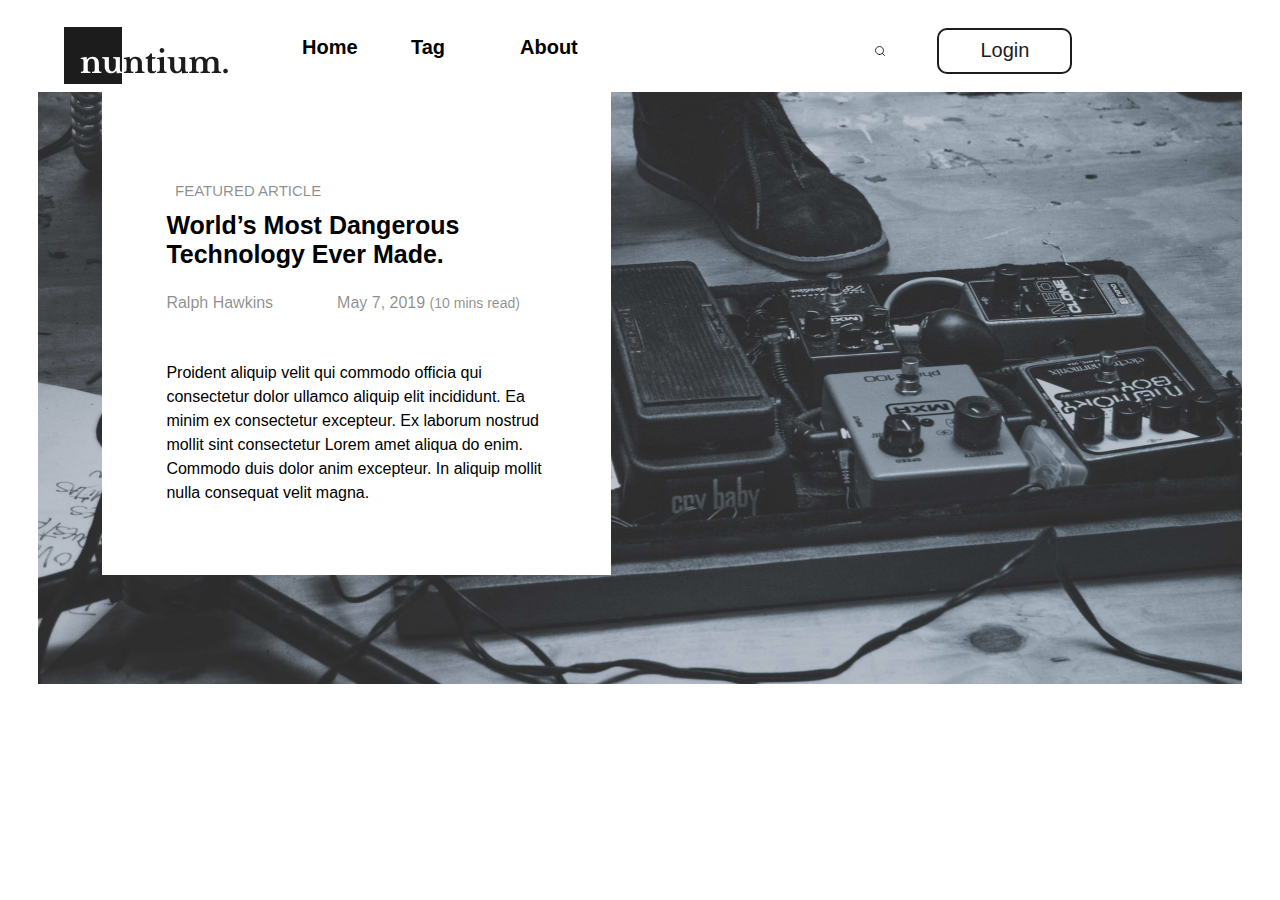
<file: index.html>
<!DOCTYPE html>
<html lang="fr">
<head>
    <meta charset="UTF-8">
    <meta name="viewport" content="width=device-width, initial-scale=1.0">
    <title>Document</title>
    <link rel="stylesheet" href="style.css">
</head>
<body>
    <!-- navigateur -->
    <header>
        <div class="logo">
            <img src="img/Logo.png" alt="logo">
        </div>
        <nav class="nav_bar">
            <ul class="nav_menu">
                <li class="nav_menu_link">Home</li>
                <li class="nav_menu_link">Tag</li>
                <li class="nav_menu_link">About</li>
            </ul>
        </nav>
        <div class="nav_login">
            <img class="search-1" src="img/search.svg" alt="">
            <button class="btn-login">Login</button>
        </div>
    </header>

    <main class="container">
            <!-- baniére -->
        <section class="baniere-home">
            <div class="baniere-container" >
                <div class="featured-article" >
                    FEATURED ARTICLE 
                </div>
                <div class="word-text">
                    World’s Most Dangerous Technology Ever Made.
                </div>
                <div class="ralph-hawkins" >
                    Ralph Hawkins 
                    <span>
                        <span class="may-7-2019-10-mins-read-span">May 7, 2019 </span>
                        <span class="may-7-2019-10-mins-read-span2">(10 mins read)</span>
                        </span>
                </div>
                <div class="text-baniere" >
                    Proident aliquip velit qui commodo officia qui consectetur dolor ullamco aliquip elit incididunt.
                     Ea minim ex consectetur excepteur. Ex laborum nostrud mollit sint consectetur Lorem amet aliqua do
                      enim. Commodo duis dolor anim excepteur. In aliquip mollit nulla consequat velit magna. 
                </div>               
            </div>
        </section>
    </main>

</body>
</html>
</file>
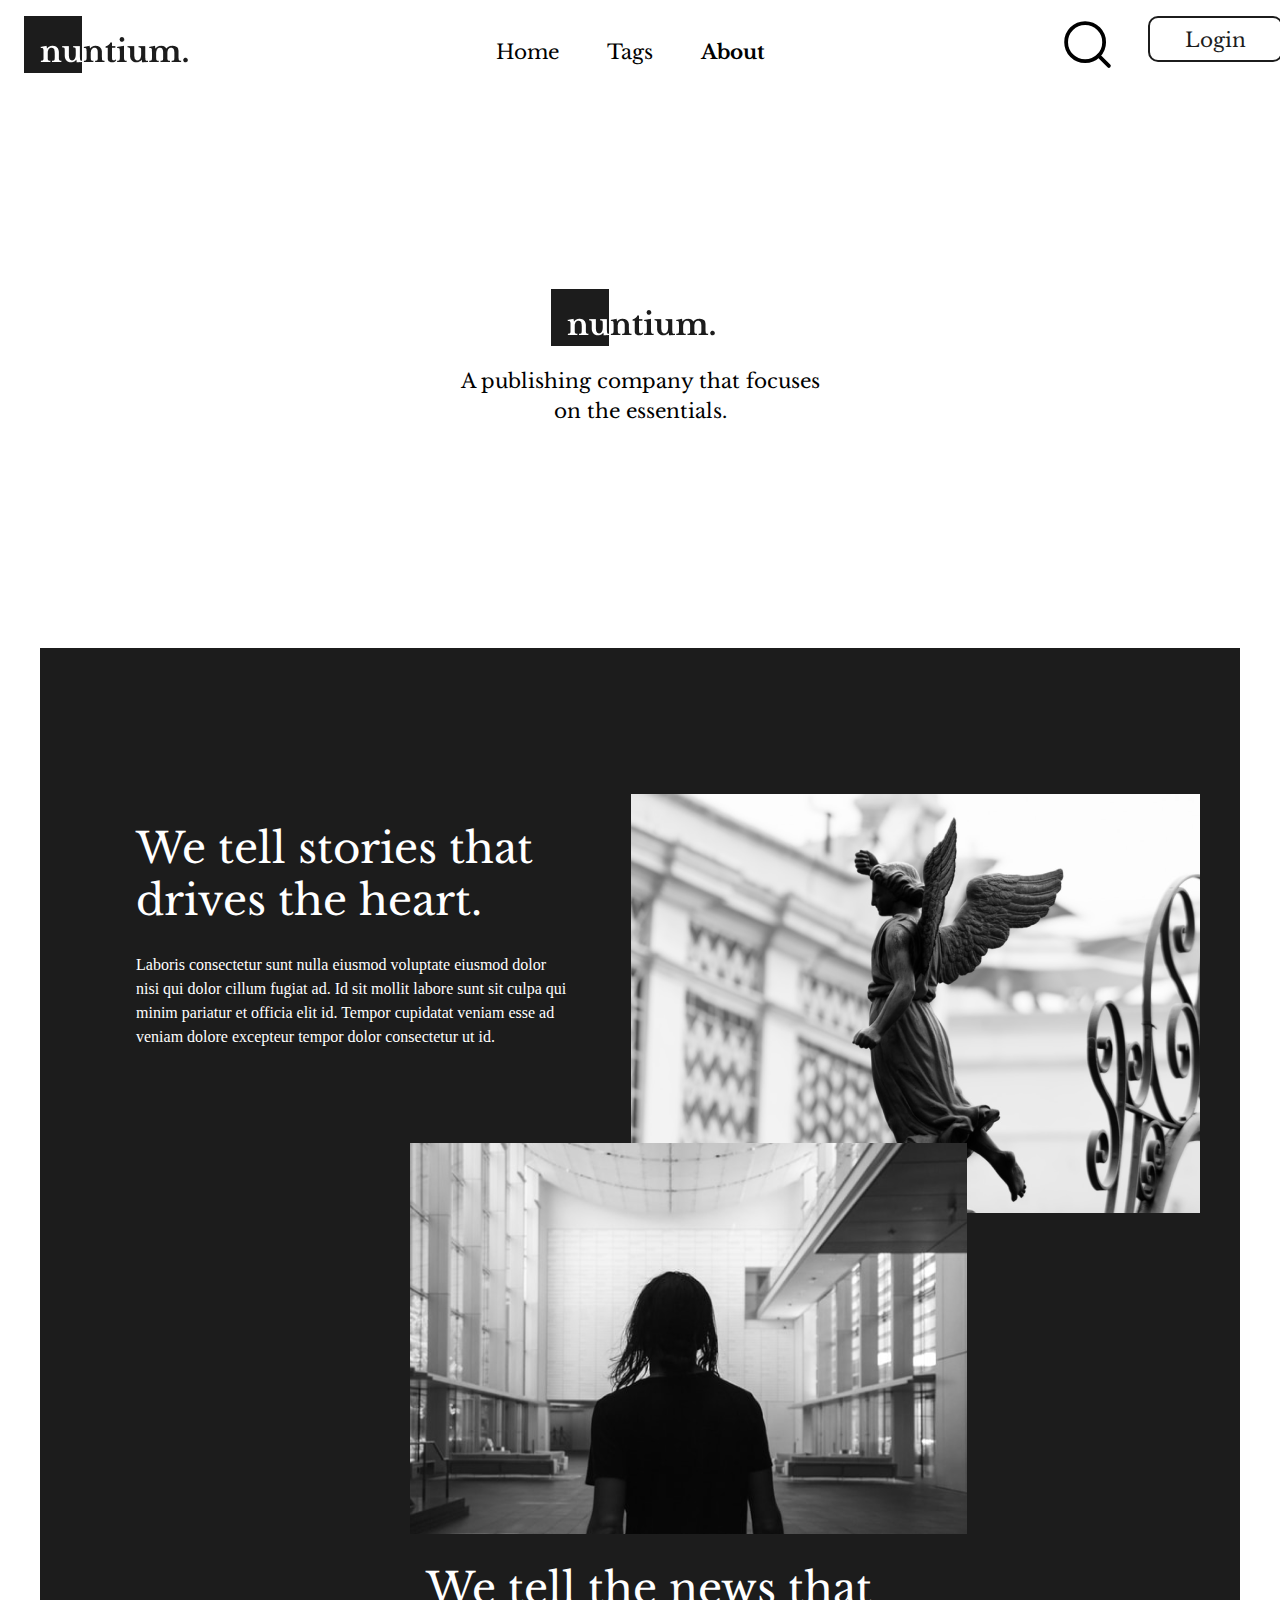
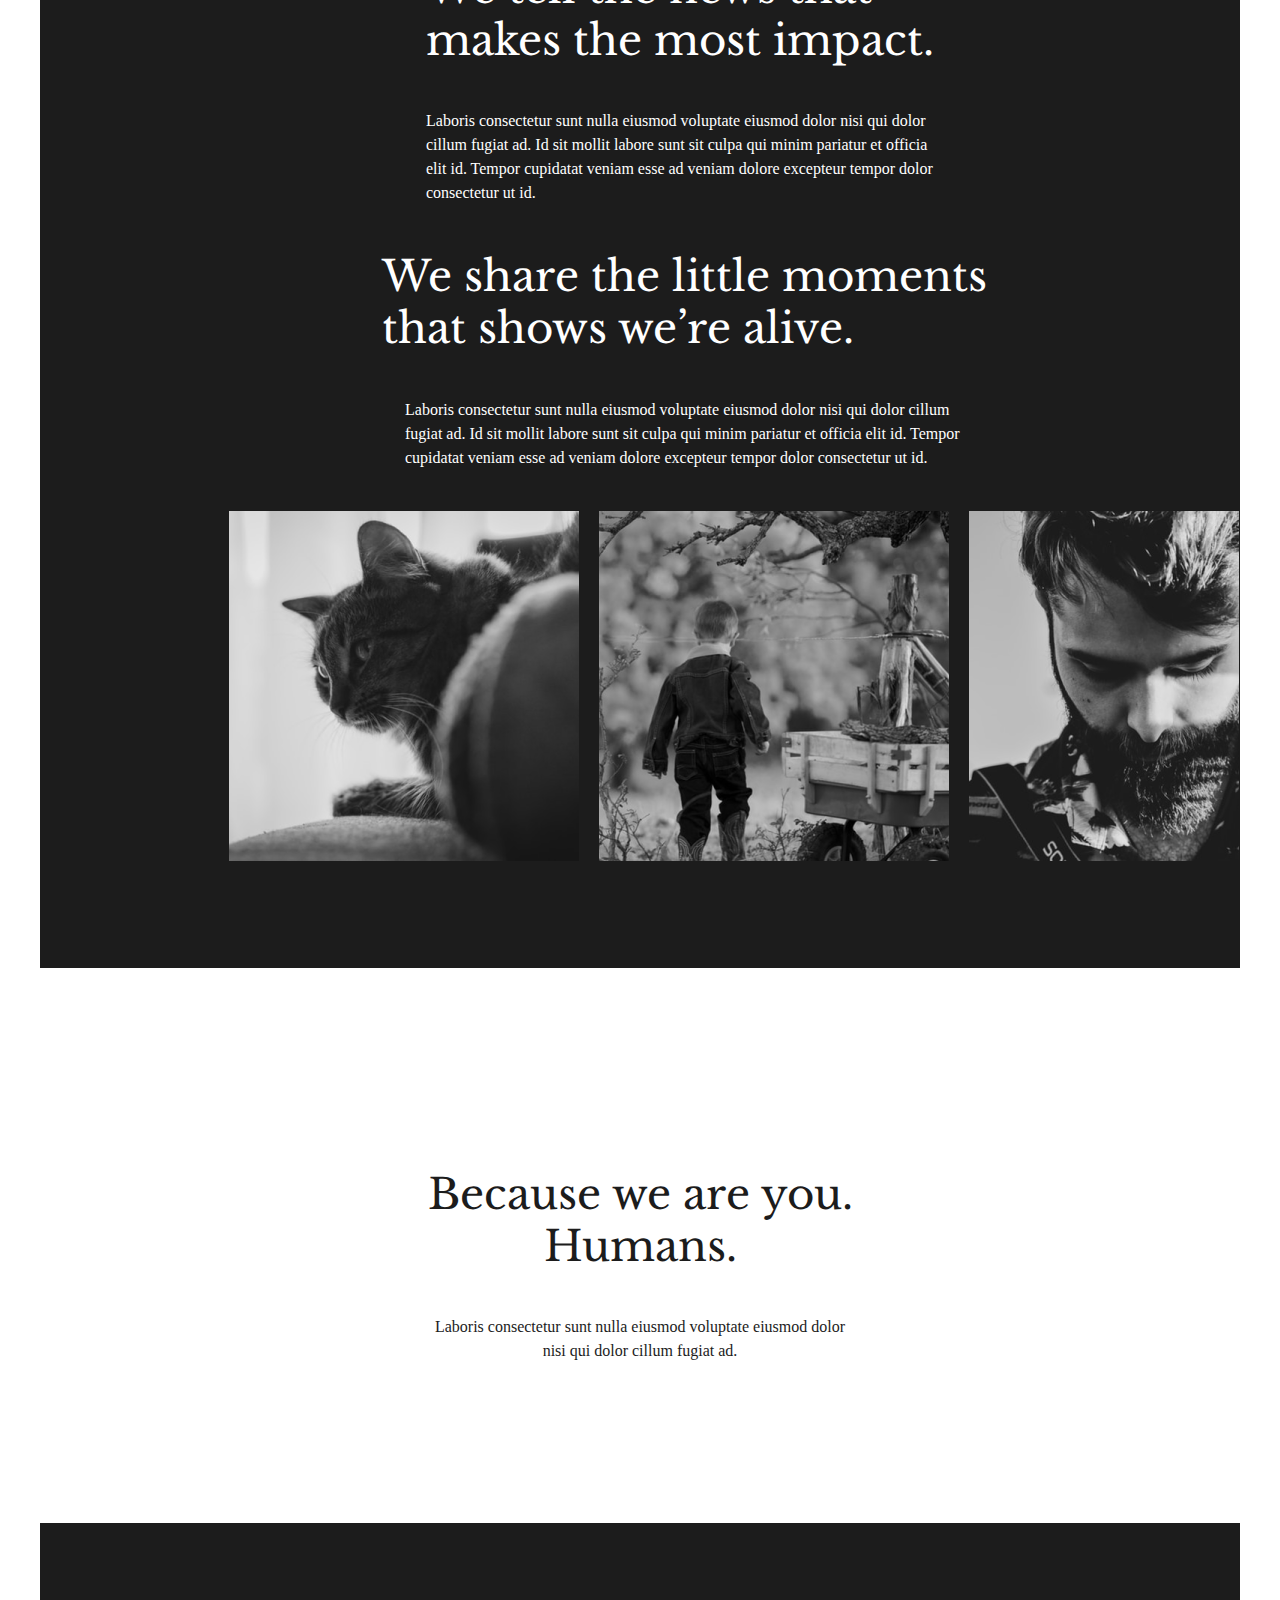
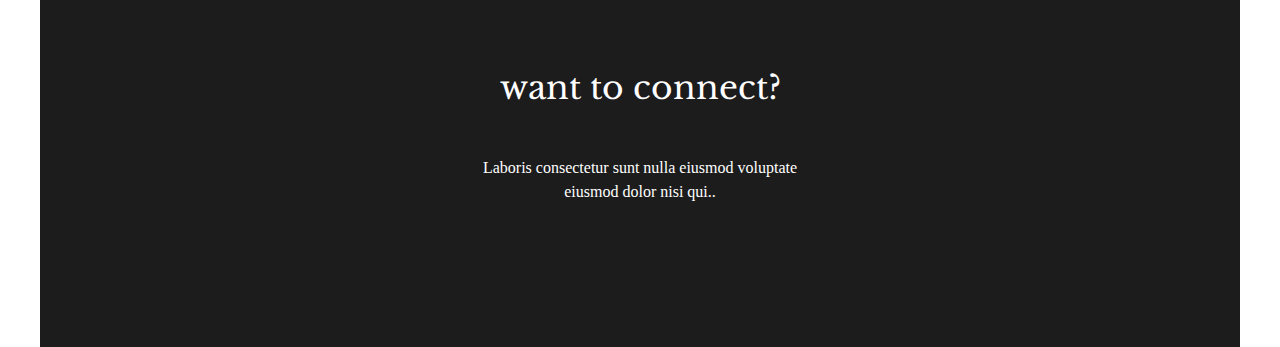
<file: about.html>
<!DOCTYPE html>
<html lang="en">
  <head>
    <meta charset="UTF-8" />
    <meta name="viewport" content="width=device-width, initial-scale=1.0" />
    <link rel="stylesheet" href="homeLoggedIn.css" />
    <link rel="stylesheet" href="about.css">
    <title>About</title>
  </head>
  <body>
    <header class="header">
      <img src="img/Logo.png" alt="logo" />
      <nav class="navbar">
        <a href="#">Home</a>
        <a href="#">Tags</a>
        <a class="active" href="#">About</a>
      </nav>
      <div class="navDroite">
        <img src="img/search.svg" alt="icone-search" />
      <div class="login">
        <p>Login</p>
      </div>
      </div>
    </header>

    <div class="banniere_about">
      <img src="img/Logo.png" alt="">
      <p>A publishing company that focuses on the essentials.</p>
    </div>
    <div class="stories">
      <div class="flex1">
        <div class="text">
          <h1>We tell stories that drives the heart.</h1>
          <p>Laboris consectetur sunt nulla eiusmod voluptate eiusmod dolor nisi qui dolor cillum fugiat ad. Id sit mollit labore sunt sit culpa qui minim pariatur et officia elit id. Tempor cupidatat veniam esse ad veniam dolore excepteur tempor dolor consectetur ut id.</p>
        </div>
        <img src="img/Picture.png" alt="">
      </div>
      <div class="flex2">
        <img src="img/Rectangle 7.png" alt="">
        <h1>We tell the news that makes the most impact.</h1>
        <p>Laboris consectetur sunt nulla eiusmod voluptate eiusmod dolor nisi qui dolor cillum fugiat ad. Id sit mollit labore sunt sit culpa qui minim pariatur et officia elit id. Tempor cupidatat veniam esse ad veniam dolore excepteur tempor dolor consectetur ut id.</p>
      </div>
      <div class="flex3">
        <h1>We share the little moments that shows we’re alive.</h1>
        <p>Laboris consectetur sunt nulla eiusmod voluptate eiusmod dolor nisi qui dolor cillum fugiat ad. Id sit mollit labore sunt sit culpa qui minim pariatur et officia elit id. Tempor cupidatat veniam esse ad veniam dolore excepteur tempor dolor consectetur ut id.</p>
        <div class="images">
          <img src="img/Rectangle 11.png" alt="">
          <img src="img/Rectangle 12.png" alt="">
          <img src="img/Rectangle 13.png" alt="">
        </div>
      </div>
    </div>
    <div class="humain">
      <h1>Because we are you. Humans.</h1>
      <p>Laboris consectetur sunt nulla eiusmod voluptate eiusmod dolor nisi qui dolor cillum fugiat ad.</p>
    </div>
    <div class="allblack">
      <h1>want to connect?</h1>
      <p>Laboris consectetur sunt nulla eiusmod voluptate eiusmod dolor nisi qui..</p>
    </div>
  </body>
</html>
</file>
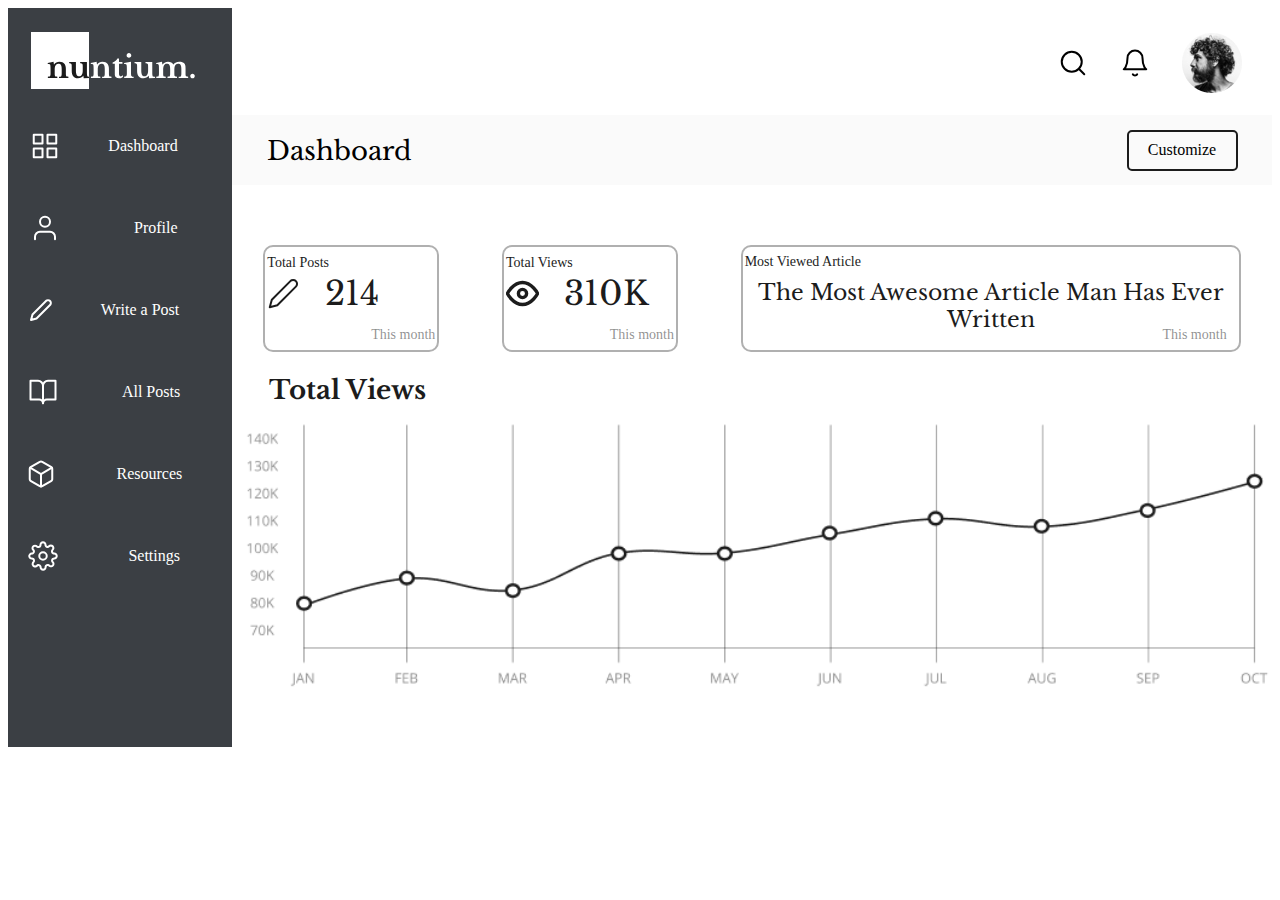
<file: dashboard.html>
<!DOCTYPE html>
<html lang="en">
<head>
    <meta charset="UTF-8">
    <meta name="viewport" content="width=device-width, initial-scale=1.0">
    <link rel="stylesheet" href="dashboard.css">
    <title>Dashboard</title>
</head>
<body>
    <section class="dashboard">
     <div class="black">
        <div class="flex-black">
          <img src="img/Logo.svg" alt="">  
          <div class="dash">
            <img src="img/grid.svg" alt="">
            <p>Dashboard</p>
          </div>
          <div class="dash user">
            <img src="img/user 2.svg" alt="">
            <p>Profile</p>
          </div>
          <div class="dash">
            <img src="img/edit.svg" alt="">
            <p>Write a Post</p>
          </div>
          <div class="dash book">
            <img src="img/book-open.svg" alt="">
            <p>All Posts</p>
          </div>
          <div class="dash box">
            <img src="img/box.svg" alt="">
            <p>Resources</p>
          </div>
          <div class="dash settings">
            <img src="img/settings.svg" alt="">
            <p>Settings</p>
          </div>
        </div>
     </div>
     <div class="white">
      <div class="header">
        <img src="img/search.svg" alt="">
        <img src="img/bell.svg" alt="">
        <img src="img/ProfilePictureHomme.png" alt="">
      </div>
      <div class="bande-blanche">
        <div class="left">Dashboard</div>
        <div class="right">Customize</div>
      </div>
      <div class="trois">
        <div class="posts">
          <p>Total Posts</p>
          <div class="ligne2">
            <img src="img/edit-2.svg" alt="">
            <p>214</p>
          </div>
          <h3>This month</h3>
        </div>
        <div class="posts">
          <p>Total Views</p>
          <div class="ligne2">
            <img src="img/eye.svg" alt="">
            <p>310K</p>
          </div>
          <h3>This month</h3>
        </div>
        <div class="posts post-3">
          <p>Most Viewed Article</p>
          <h1>The Most Awesome Article Man Has Ever Written</h1>
          <h3>This month</h3>
        </div>
      </div>
      <h2>Total Views</h2>
      <img src="img/dash.png" alt="">
     </div>   
    </section>
</body>
</html>
</file>
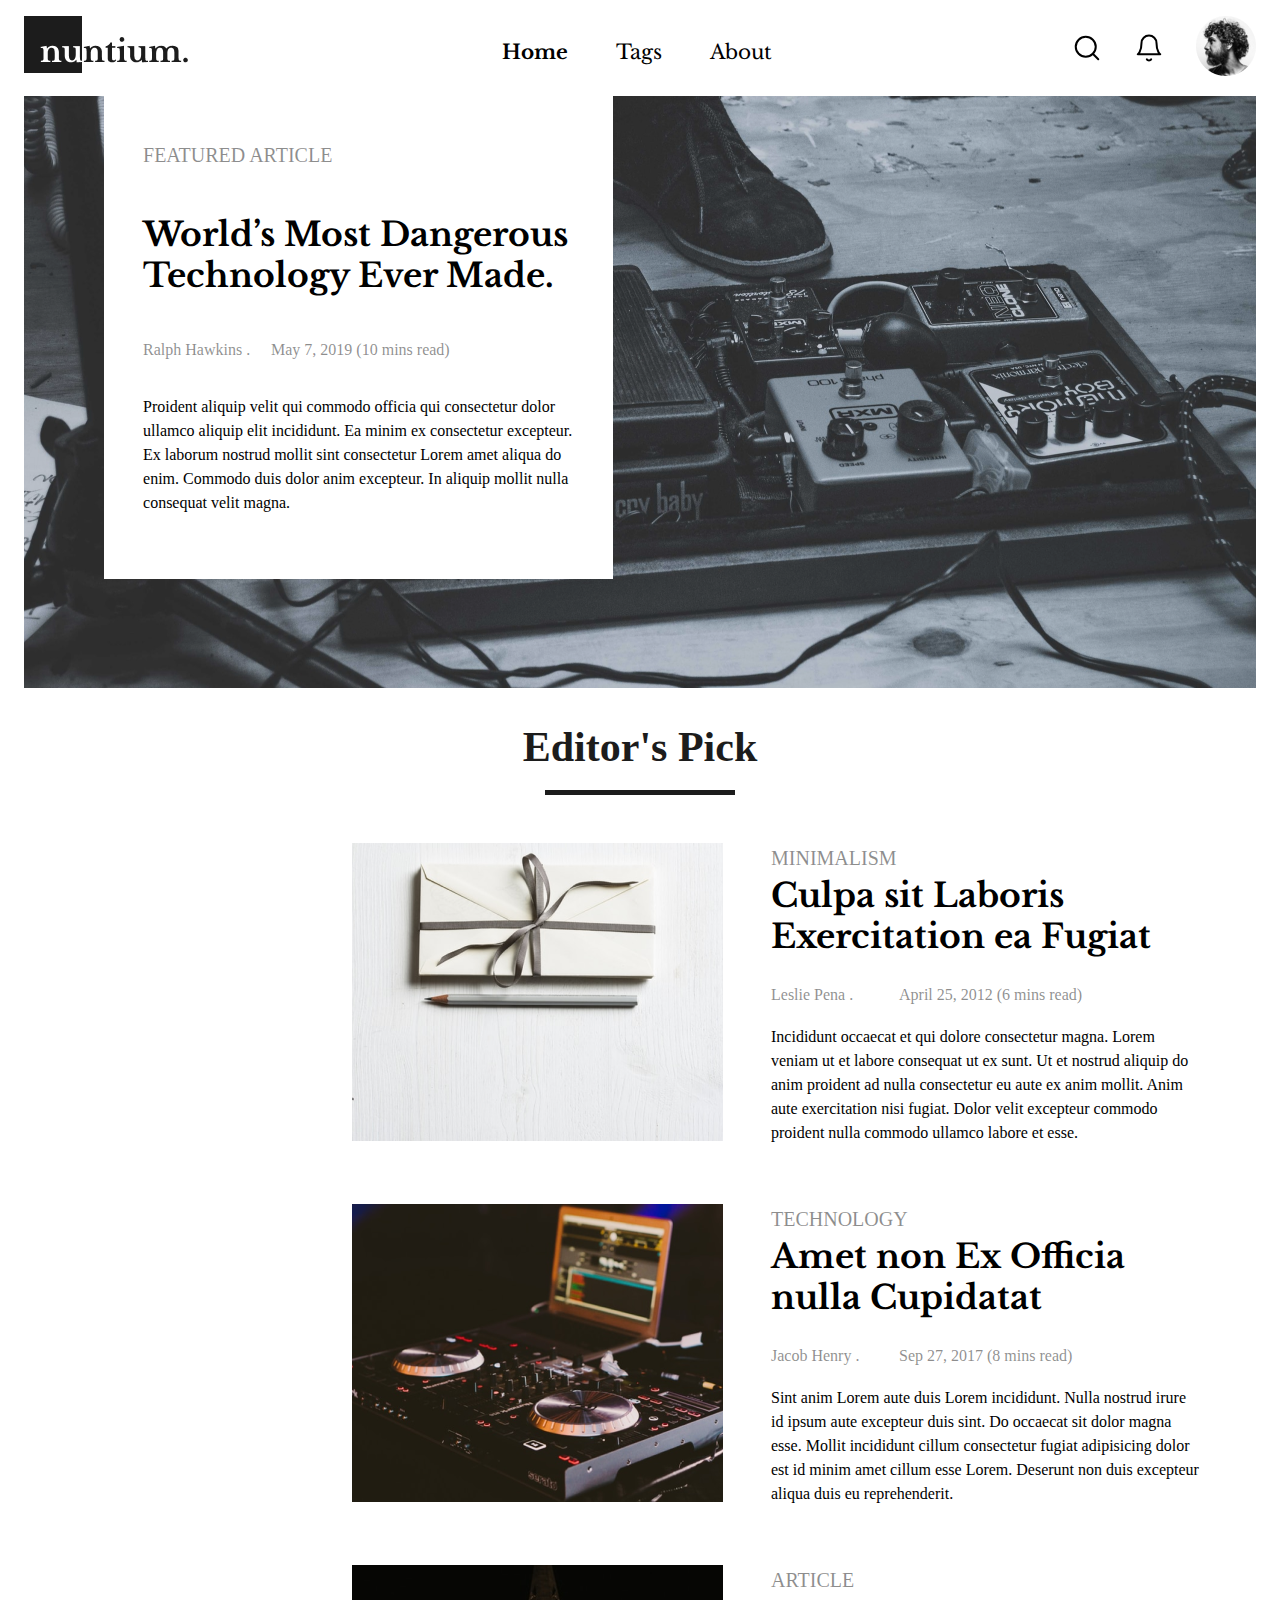
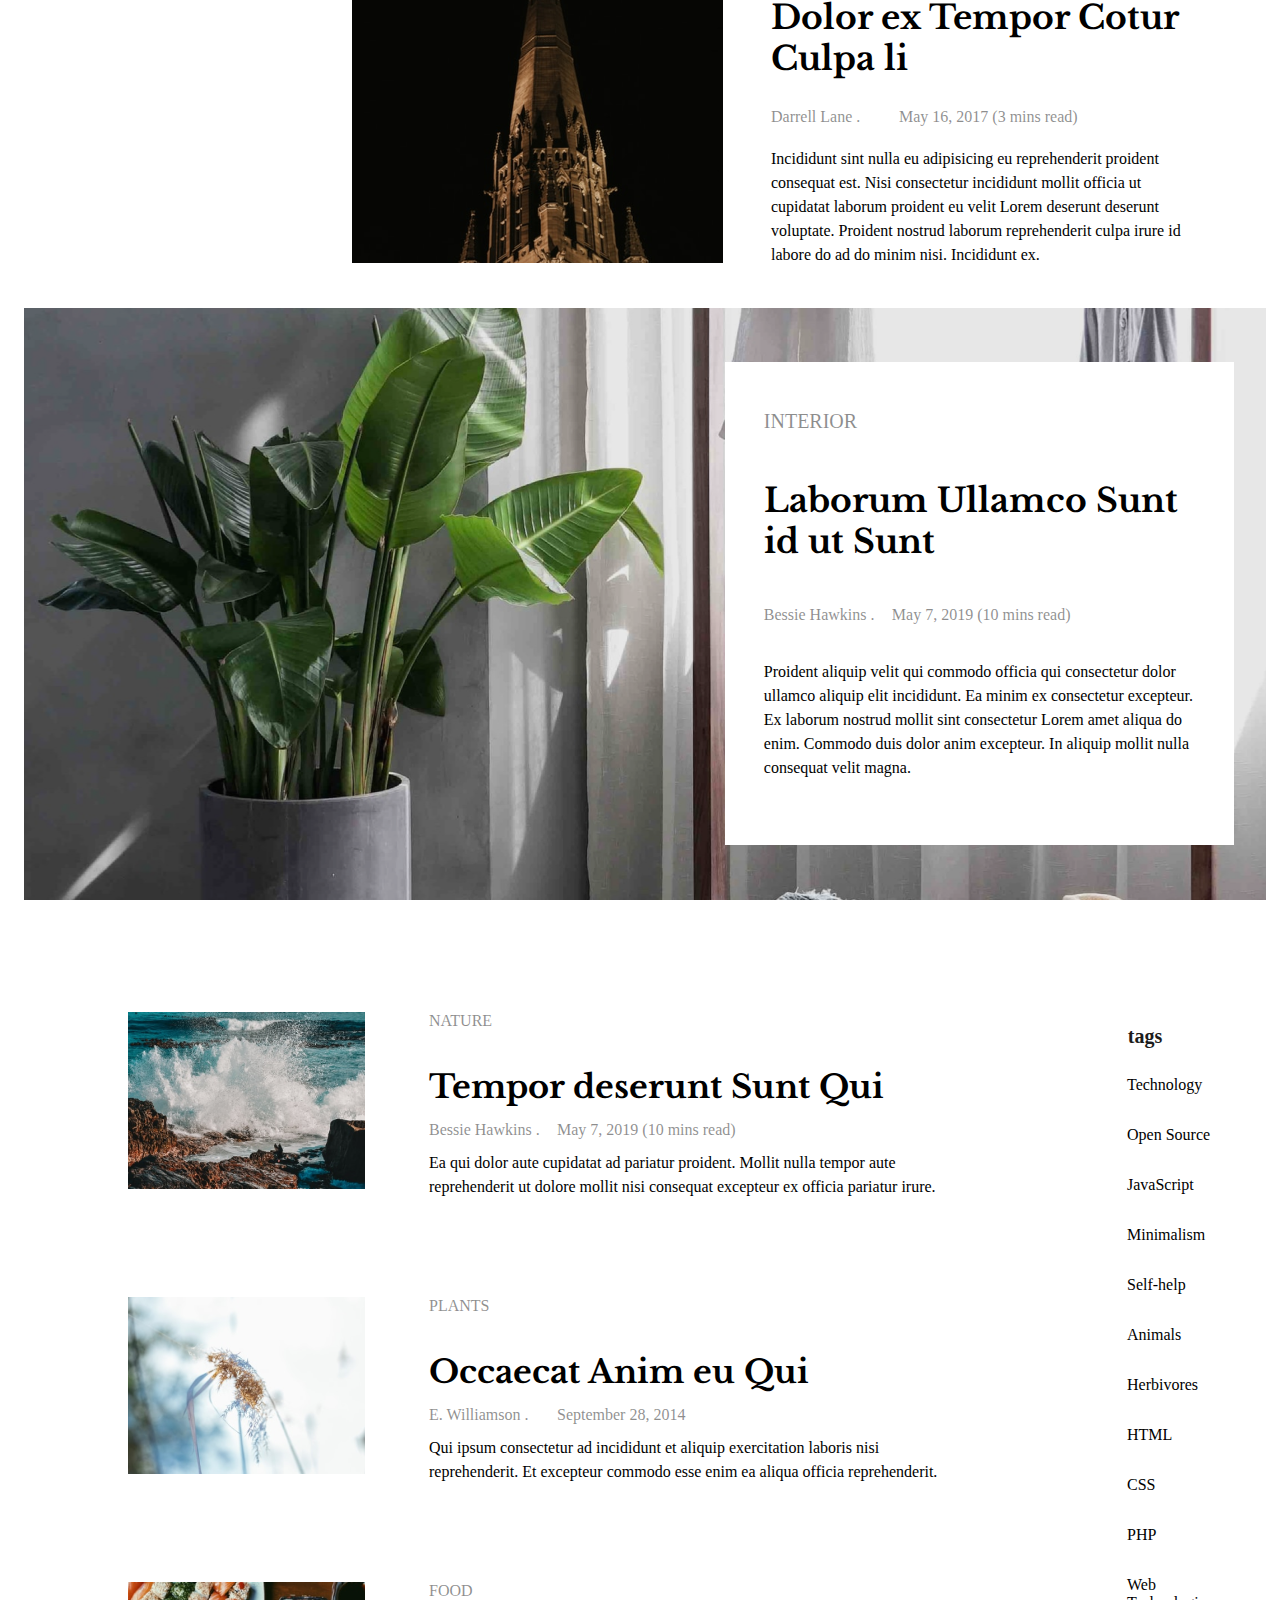
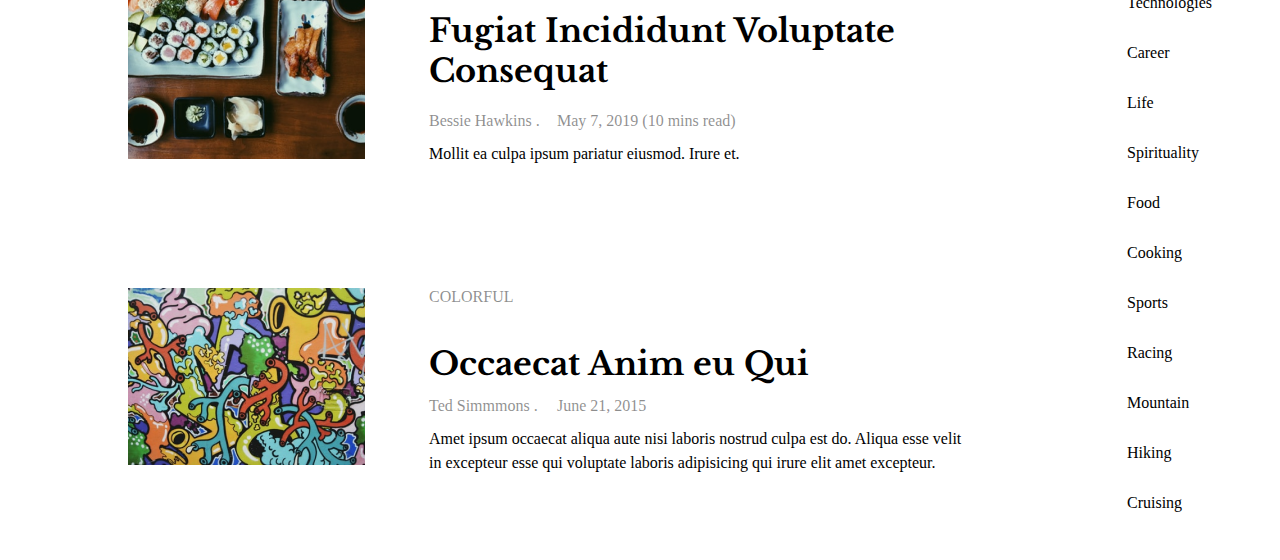
<file: homeLoggedIn.html>
<!DOCTYPE html>
<html lang="en">
  <head>
    <meta charset="UTF-8" />
    <meta name="viewport" content="width=device-width, initial-scale=1.0" />
    <link rel="stylesheet" href="homeLoggedIn.css" />
    <title>Home (Logged in)</title>
  </head>
  <body>
    <header class="header">
      <img src="img/Logo.png" alt="logo" />
      <nav class="navbar">
        <a class="active" href="#">Home</a>
        <a href="#">Tags</a>
        <a href="#">About</a>
      </nav>
      <div class="navDroite">
        <img src="img/search.svg" alt="icone-search" />
        <img src="img/bell.svg" alt="icone-cloche" />
        <a href="#"
          ><img
            class="profil"
            src="img/ProfilePictureHomme.png"
            alt="photo profil homme"
        /></a>
      </div>
    </header>
    <section class="banniere">
      <div class="featuredArticle">
        <p class="article">featured Article</p>
        <h2 class="title">World’s Most Dangerous Technology Ever Made.</h2>
        <div class="auteurDate">
          <p class="auteur">Ralph Hawkins .</p>
          <p class="date">May 7, 2019 (10 mins read)</p>
        </div>
        <p class="texte">
          Proident aliquip velit qui commodo officia qui consectetur dolor
          ullamco aliquip elit incididunt. Ea minim ex consectetur excepteur. Ex
          laborum nostrud mollit sint consectetur Lorem amet aliqua do enim.
          Commodo duis dolor anim excepteur. In aliquip mollit nulla consequat
          velit magna.
        </p>
      </div>
    </section>
    <section class="editors-picks">
      <div class="editor-flex">
        <h2>Editor's Pick</h2>
        <p class="line"></p>
      </div>
      <div class="articles">
        <div class="article1">
          <div class="img-article1"></div>
          <div class="text-article1">
            <p class="capital">minimalism</p>
            <h2>Culpa sit Laboris Exercitation ea Fugiat</h2>
            <div class="auteurDate">
              <p class="auteur">Leslie Pena .</p>
              <p class="date">April 25, 2012 (6 mins read)</p>
            </div>
            <p class="txt">
              Incididunt occaecat et qui dolore consectetur magna. Lorem veniam
              ut et labore consequat ut ex sunt. Ut et nostrud aliquip do anim
              proident ad nulla consectetur eu aute ex anim mollit. Anim aute
              exercitation nisi fugiat. Dolor velit excepteur commodo proident
              nulla commodo ullamco labore et esse.
            </p>
          </div>
        </div>
        <div class="article1">
          <div class="img-article2"></div>
          <div class="text-article1">
            <p class="capital">TECHNOLOGY</p>
            <h2>Amet non Ex Officia nulla Cupidatat</h2>
            <div class="auteurDate">
              <p class="auteur">Jacob Henry .</p>
              <p class="date">Sep 27, 2017 (8 mins read)</p>
            </div>
            <p class="txt">
              Sint anim Lorem aute duis Lorem incididunt. Nulla nostrud irure id
              ipsum aute excepteur duis sint. Do occaecat sit dolor magna esse.
              Mollit incididunt cillum consectetur fugiat adipisicing dolor est
              id minim amet cillum esse Lorem. Deserunt non duis excepteur
              aliqua duis eu reprehenderit.
            </p>
          </div>
        </div>
        <div class="article1">
          <div class="img-article3"></div>
          <div class="text-article1">
            <p class="capital">ARTICLE</p>
            <h2>Dolor ex Tempor Cotur Culpa li</h2>
            <div class="auteurDate">
              <p class="auteur">Darrell Lane .</p>
              <p class="date">May 16, 2017 (3 mins read)</p>
            </div>
            <p class="txt">
              Incididunt sint nulla eu adipisicing eu reprehenderit proident
              consequat est. Nisi consectetur incididunt mollit officia ut
              cupidatat laborum proident eu velit Lorem deserunt deserunt
              voluptate. Proident nostrud laborum reprehenderit culpa irure id
              labore do ad do minim nisi. Incididunt ex.
            </p>
          </div>
        </div>
      </div>
    </section>
    <section class="banniere2">
      <div class="featuredArticle featuredArticle2">
        <p class="article">INTERIOR</p>
        <h2 class="title">Laborum Ullamco Sunt id ut Sunt</h2>
        <div class="auteurDate">
          <p class="auteur">Bessie Hawkins .</p>
          <p class="date">May 7, 2019 (10 mins read)</p>
        </div>
        <p class="texte">
          Proident aliquip velit qui commodo officia qui consectetur dolor
          ullamco aliquip elit incididunt. Ea minim ex consectetur excepteur. Ex
          laborum nostrud mollit sint consectetur Lorem amet aliqua do enim.
          Commodo duis dolor anim excepteur. In aliquip mollit nulla consequat
          velit magna.
        </p>
      </div>
    </section>
    <section class="section-flex">
      <div class="div-flex">
        <div class="nature">
          <div class="img-nature"></div>
          <div class="text-nature">
            <p class="capital-nature">nature</p>
            <h2 class="title title-nature">Tempor deserunt Sunt Qui</h2>
            <div class="auteurDate auteurDate1">
              <p class="auteur">Bessie Hawkins .</p>
              <p class="date">May 7, 2019 (10 mins read)</p>
            </div>
            <p class="text-nature-para">
              Ea qui dolor aute cupidatat ad pariatur proident. Mollit nulla
              tempor aute reprehenderit ut dolore mollit nisi consequat
              excepteur ex officia pariatur irure.
            </p>
          </div>
        </div>
        <div class="nature">
            <div class="img-nature2"></div>
            <div class="text-nature">
              <p class="capital-nature">PLANTS</p>
              <h2 class="title title-nature">Occaecat Anim eu Qui</h2>
              <div class="auteurDate auteurDate1">
                <p class="auteur">E. Williamson .</p>
                <p class="date">September 28, 2014</p>
              </div>
              <p class="text-nature-para">
                Qui ipsum consectetur ad incididunt et aliquip exercitation laboris nisi reprehenderit. Et excepteur commodo esse enim ea aliqua officia reprehenderit.
              </p>
            </div>
          </div>
          <div class="nature">
            <div class="img-nature3"></div>
            <div class="text-nature">
              <p class="capital-nature">FOOD</p>
              <h2 class="title title-nature title-nature1">Fugiat Incididunt Voluptate Consequat</h2>
              <div class="auteurDate auteurDate1 auteurDate2">
                <p class="auteur">Bessie Hawkins .</p>
                <p class="date">May 7, 2019 (10 mins read)</p>
              </div>
              <p class="text-nature-para">
                Mollit ea culpa ipsum pariatur eiusmod. Irure et.
              </p>
            </div>
          </div>
          <div class="nature">
            <div class="img-nature4"></div>
            <div class="text-nature">
              <p class="capital-nature">COLORFUL</p>
              <h2 class="title title-nature">Occaecat Anim eu Qui</h2>
              <div class="auteurDate auteurDate1">
                <p class="auteur">Ted Simmmons .</p>
                <p class="date">June 21, 2015</p>
              </div>
              <p class="text-nature-para">
                Amet ipsum occaecat aliqua aute nisi laboris nostrud culpa est do. Aliqua esse velit in excepteur esse qui voluptate laboris adipisicing qui irure elit amet excepteur.
              </p>
            </div>
          </div>
      </div>
      <div class="tags">
        <h1>tags</h1>
        <p class="flex-tags">
          <p>Technology</p> 
          <p>Open Source</p> 
          <p>JavaScript</p> 
          <p>Minimalism</p> 
          <p>Self-help</p> 
          <p>Animals</p>
          <p>Herbivores</p> 
          <p>HTML</p> 
          <p>CSS</p> 
          <p>PHP</p> 
          <p>Web Technologies</p> 
          <p>Career</p> 
          <p>Life</p> 
          <p>Spirituality</p> 
          <p>Food</p>
          <p>Cooking</p> 
          <p>Sports</p> 
          <p>Racing</p> 
          <p>Mountain</p> 
          <p>Hiking</p> 
          <p>Cruising</p>
        </p>
      </div>
    </section>
  </body>
</html>
</file>
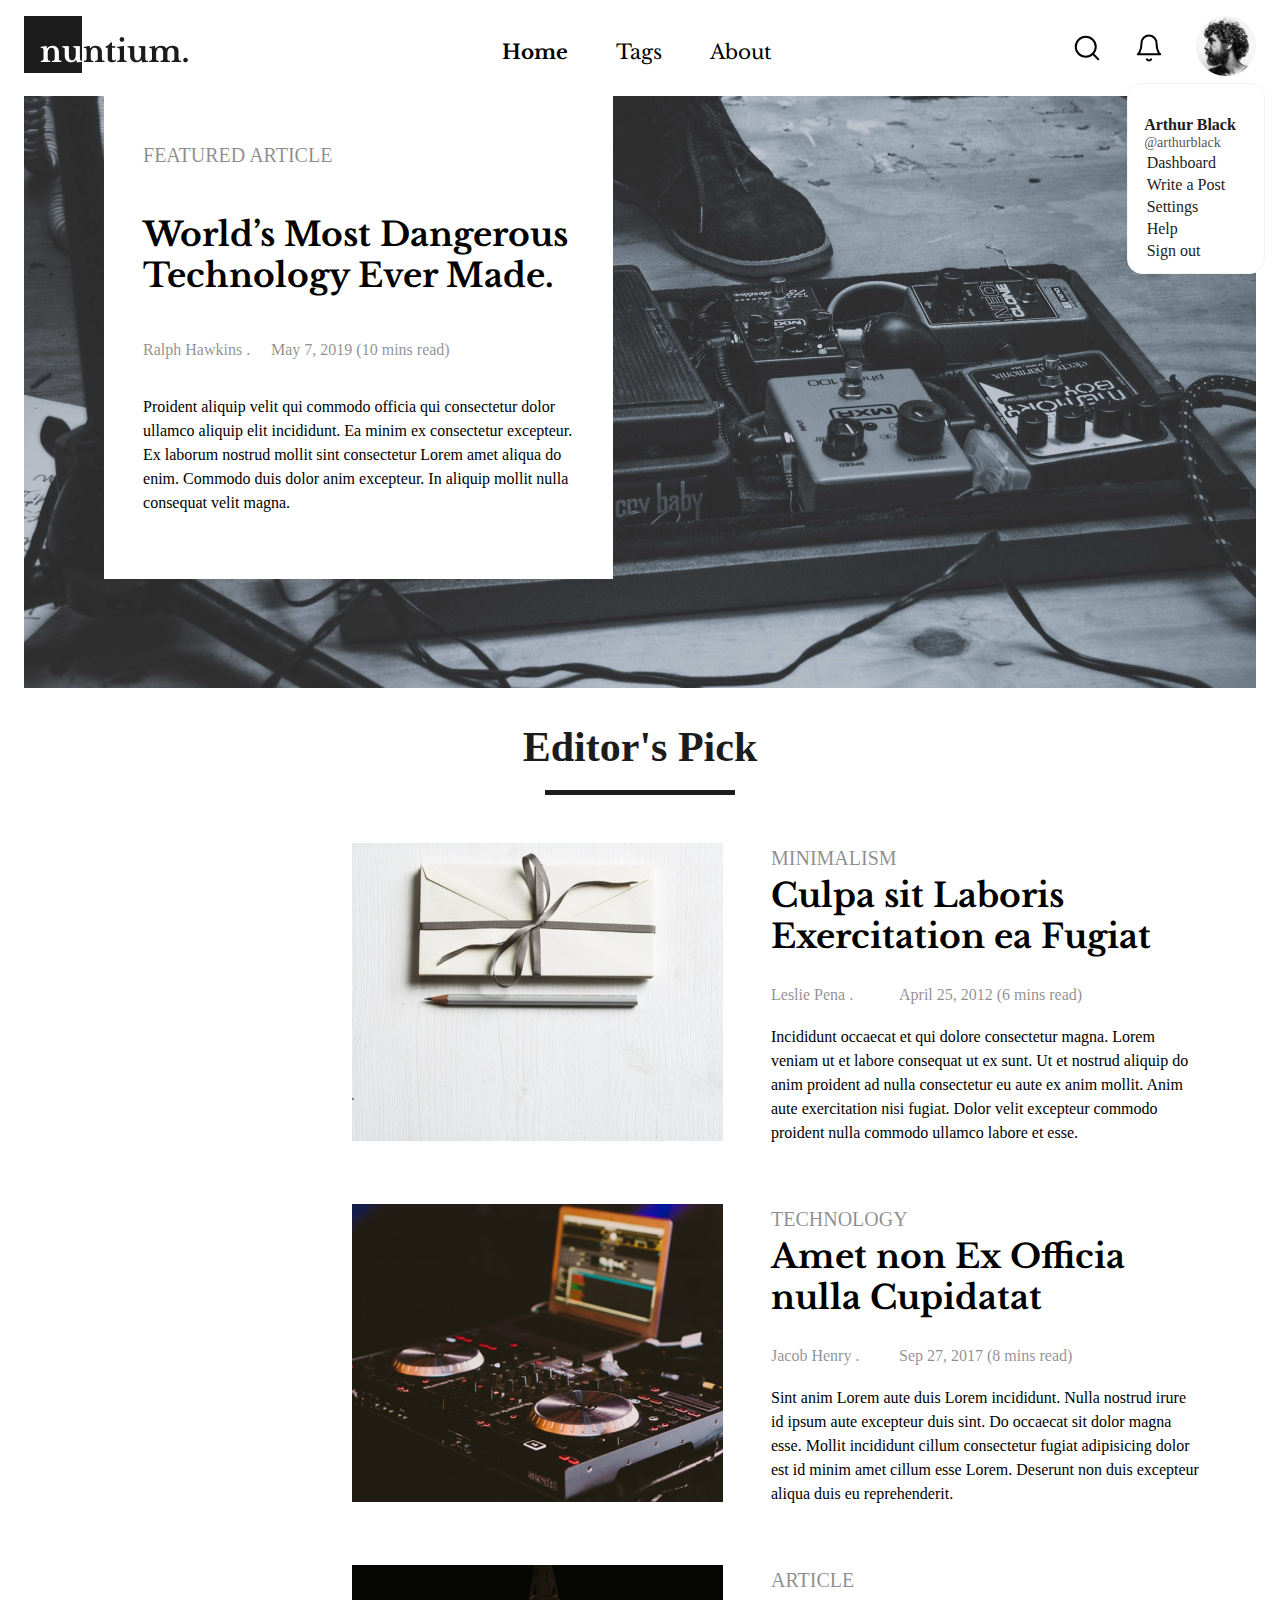
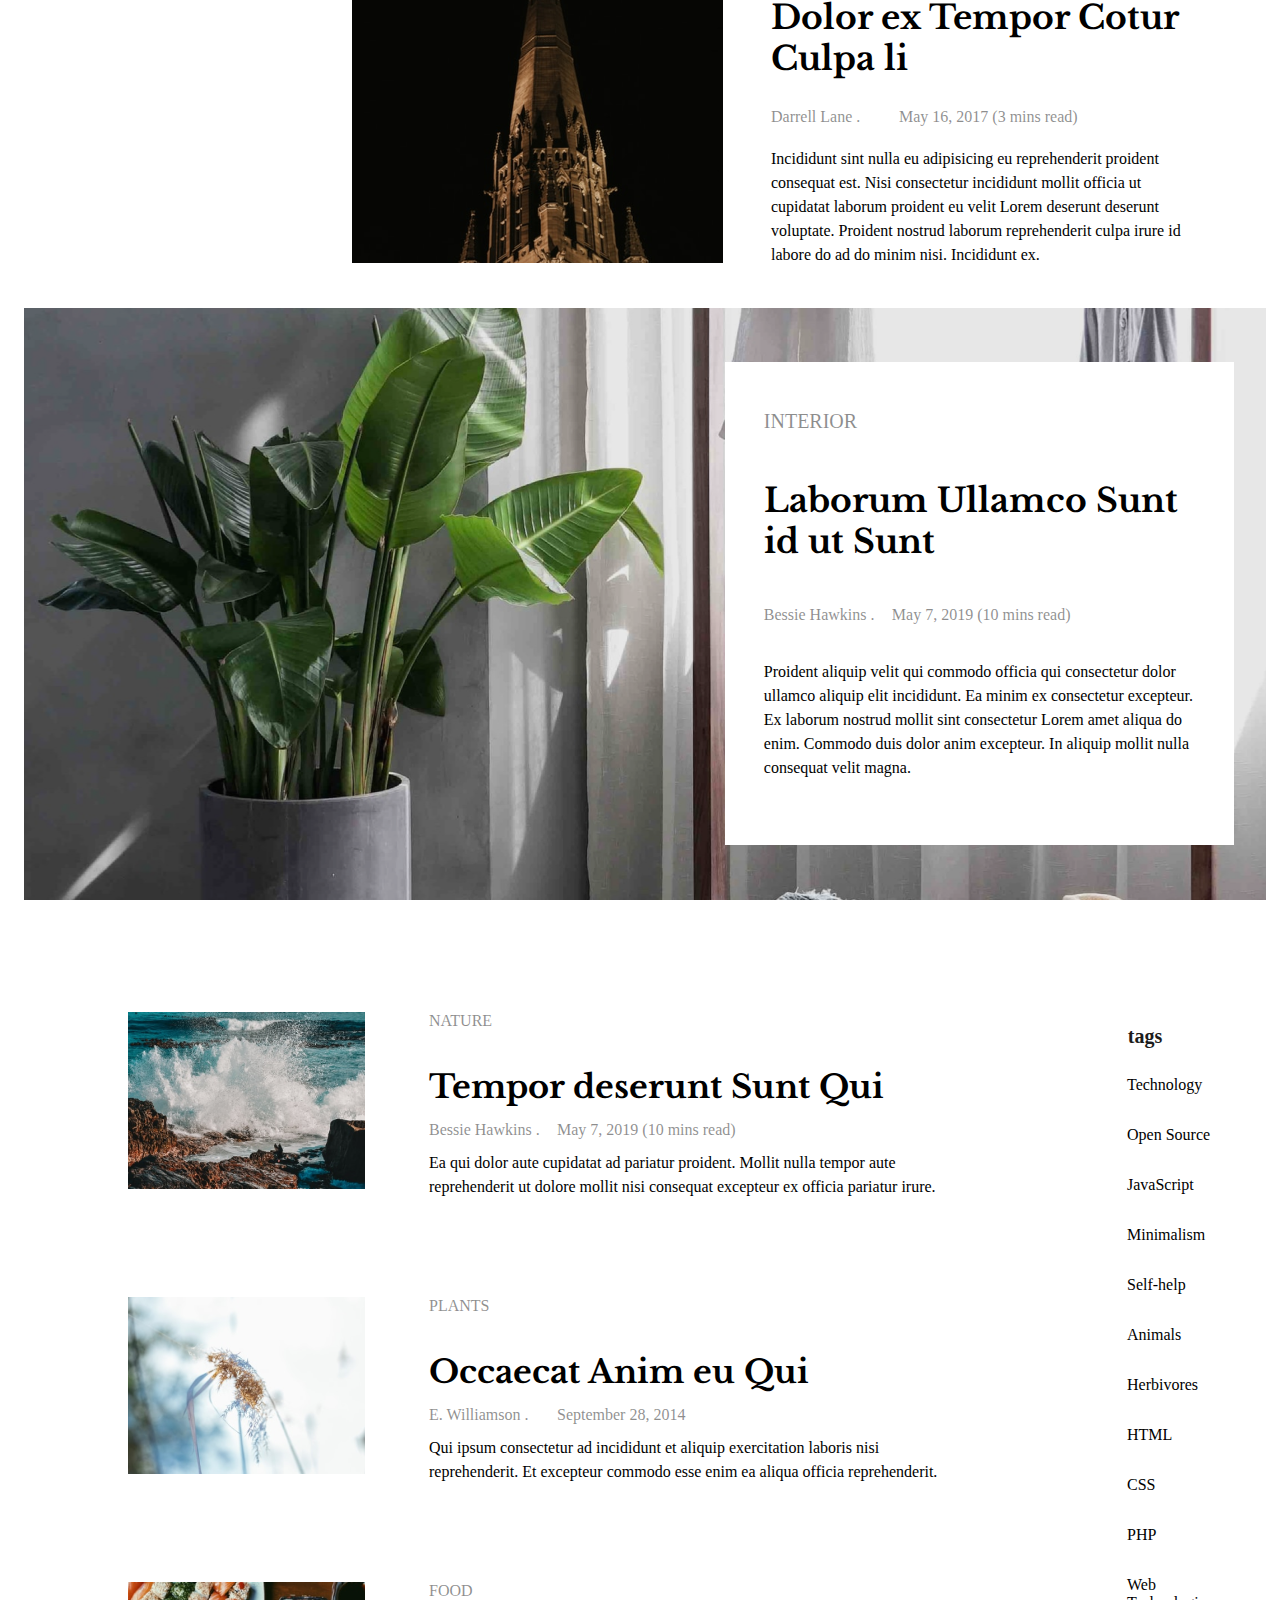
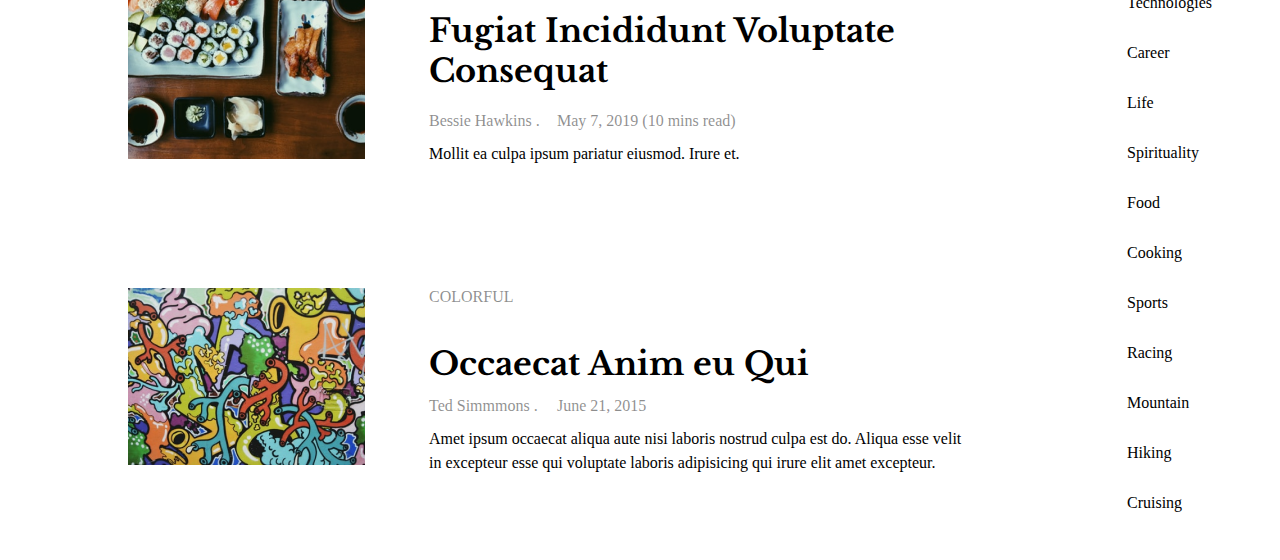
<file: homeNavigation.html>
<!DOCTYPE html>
<html lang="en">
  <head>
    <meta charset="UTF-8" />
    <meta name="viewport" content="width=device-width, initial-scale=1.0" />
    <link rel="stylesheet" href="homeLoggedIn.css" />
    <link rel="stylesheet" href="homeNavigation.css">
    <title>Home (Navigation)</title>
  </head>
  <body>
    <header class="header">
      <img src="img/Logo.png" alt="logo" />
      <nav class="navbar">
        <a class="active" href="#">Home</a>
        <a href="#">Tags</a>
        <a href="#">About</a>
      </nav>
      <div class="navDroite">
        <img src="img/search.svg" alt="icone-search" />
        <img src="img/bell.svg" alt="icone-cloche" />
        <a href="homeLoggedIn.html"
          ><img
            class="profil"
            src="img/ProfilePictureHomme.png"
            alt="photo profil homme"
        /></a>
      </div>
    </header>
    <section class="banniere">
      <div class="featuredArticle">
        <p class="article">featured Article</p>
        <h2 class="title">World’s Most Dangerous Technology Ever Made.</h2>
        <div class="auteurDate">
          <p class="auteur">Ralph Hawkins .</p>
          <p class="date">May 7, 2019 (10 mins read)</p>
        </div>
        <p class="texte">
          Proident aliquip velit qui commodo officia qui consectetur dolor
          ullamco aliquip elit incididunt. Ea minim ex consectetur excepteur. Ex
          laborum nostrud mollit sint consectetur Lorem amet aliqua do enim.
          Commodo duis dolor anim excepteur. In aliquip mollit nulla consequat
          velit magna.
        </p>
      </div>
      <div class="_profil">
        <class class="nom">Arthur Black</class>
        <class class="arobase">@arthurblack</class>
        <class class="menu-profile">Dashboard</class>
        <class class="menu-profile">Write a Post</class>
        <class class="menu-profile">Settings</class>
        <class class="menu-profile">Help</class>
        <class class="menu-profile">Sign out</class>
      </div>
    </section>
    <section class="editors-picks">
      <div class="editor-flex">
        <h2>Editor's Pick</h2>
        <p class="line"></p>
      </div>
      <div class="articles">
        <div class="article1">
          <div class="img-article1"></div>
          <div class="text-article1">
            <p class="capital">minimalism</p>
            <h2>Culpa sit Laboris Exercitation ea Fugiat</h2>
            <div class="auteurDate">
              <p class="auteur">Leslie Pena .</p>
              <p class="date">April 25, 2012 (6 mins read)</p>
            </div>
            <p class="txt">
              Incididunt occaecat et qui dolore consectetur magna. Lorem veniam
              ut et labore consequat ut ex sunt. Ut et nostrud aliquip do anim
              proident ad nulla consectetur eu aute ex anim mollit. Anim aute
              exercitation nisi fugiat. Dolor velit excepteur commodo proident
              nulla commodo ullamco labore et esse.
            </p>
          </div>
        </div>
        <div class="article1">
          <div class="img-article2"></div>
          <div class="text-article1">
            <p class="capital">TECHNOLOGY</p>
            <h2>Amet non Ex Officia nulla Cupidatat</h2>
            <div class="auteurDate">
              <p class="auteur">Jacob Henry .</p>
              <p class="date">Sep 27, 2017 (8 mins read)</p>
            </div>
            <p class="txt">
              Sint anim Lorem aute duis Lorem incididunt. Nulla nostrud irure id
              ipsum aute excepteur duis sint. Do occaecat sit dolor magna esse.
              Mollit incididunt cillum consectetur fugiat adipisicing dolor est
              id minim amet cillum esse Lorem. Deserunt non duis excepteur
              aliqua duis eu reprehenderit.
            </p>
          </div>
        </div>
        <div class="article1">
          <div class="img-article3"></div>
          <div class="text-article1">
            <p class="capital">ARTICLE</p>
            <h2>Dolor ex Tempor Cotur Culpa li</h2>
            <div class="auteurDate">
              <p class="auteur">Darrell Lane .</p>
              <p class="date">May 16, 2017 (3 mins read)</p>
            </div>
            <p class="txt">
              Incididunt sint nulla eu adipisicing eu reprehenderit proident
              consequat est. Nisi consectetur incididunt mollit officia ut
              cupidatat laborum proident eu velit Lorem deserunt deserunt
              voluptate. Proident nostrud laborum reprehenderit culpa irure id
              labore do ad do minim nisi. Incididunt ex.
            </p>
          </div>
        </div>
      </div>
    </section>
    <section class="banniere2">
      <div class="featuredArticle featuredArticle2">
        <p class="article">INTERIOR</p>
        <h2 class="title">Laborum Ullamco Sunt id ut Sunt</h2>
        <div class="auteurDate">
          <p class="auteur">Bessie Hawkins .</p>
          <p class="date">May 7, 2019 (10 mins read)</p>
        </div>
        <p class="texte">
          Proident aliquip velit qui commodo officia qui consectetur dolor
          ullamco aliquip elit incididunt. Ea minim ex consectetur excepteur. Ex
          laborum nostrud mollit sint consectetur Lorem amet aliqua do enim.
          Commodo duis dolor anim excepteur. In aliquip mollit nulla consequat
          velit magna.
        </p>
      </div>
    </section>
    <section class="section-flex">
      <div class="div-flex">
        <div class="nature">
          <div class="img-nature"></div>
          <div class="text-nature">
            <p class="capital-nature">nature</p>
            <h2 class="title title-nature">Tempor deserunt Sunt Qui</h2>
            <div class="auteurDate auteurDate1">
              <p class="auteur">Bessie Hawkins .</p>
              <p class="date">May 7, 2019 (10 mins read)</p>
            </div>
            <p class="text-nature-para">
              Ea qui dolor aute cupidatat ad pariatur proident. Mollit nulla
              tempor aute reprehenderit ut dolore mollit nisi consequat
              excepteur ex officia pariatur irure.
            </p>
          </div>
        </div>
        <div class="nature">
            <div class="img-nature2"></div>
            <div class="text-nature">
              <p class="capital-nature">PLANTS</p>
              <h2 class="title title-nature">Occaecat Anim eu Qui</h2>
              <div class="auteurDate auteurDate1">
                <p class="auteur">E. Williamson .</p>
                <p class="date">September 28, 2014</p>
              </div>
              <p class="text-nature-para">
                Qui ipsum consectetur ad incididunt et aliquip exercitation laboris nisi reprehenderit. Et excepteur commodo esse enim ea aliqua officia reprehenderit.
              </p>
            </div>
          </div>
          <div class="nature">
            <div class="img-nature3"></div>
            <div class="text-nature">
              <p class="capital-nature">FOOD</p>
              <h2 class="title title-nature title-nature1">Fugiat Incididunt Voluptate Consequat</h2>
              <div class="auteurDate auteurDate1 auteurDate2">
                <p class="auteur">Bessie Hawkins .</p>
                <p class="date">May 7, 2019 (10 mins read)</p>
              </div>
              <p class="text-nature-para">
                Mollit ea culpa ipsum pariatur eiusmod. Irure et.
              </p>
            </div>
          </div>
          <div class="nature">
            <div class="img-nature4"></div>
            <div class="text-nature">
              <p class="capital-nature">COLORFUL</p>
              <h2 class="title title-nature">Occaecat Anim eu Qui</h2>
              <div class="auteurDate auteurDate1">
                <p class="auteur">Ted Simmmons .</p>
                <p class="date">June 21, 2015</p>
              </div>
              <p class="text-nature-para">
                Amet ipsum occaecat aliqua aute nisi laboris nostrud culpa est do. Aliqua esse velit in excepteur esse qui voluptate laboris adipisicing qui irure elit amet excepteur.
              </p>
            </div>
          </div>
      </div>
      <div class="tags">
        <h1>tags</h1>
        <p class="flex-tags">
          <p>Technology</p> 
          <p>Open Source</p> 
          <p>JavaScript</p> 
          <p>Minimalism</p> 
          <p>Self-help</p> 
          <p>Animals</p>
          <p>Herbivores</p> 
          <p>HTML</p> 
          <p>CSS</p> 
          <p>PHP</p> 
          <p>Web Technologies</p> 
          <p>Career</p> 
          <p>Life</p> 
          <p>Spirituality</p> 
          <p>Food</p>
          <p>Cooking</p> 
          <p>Sports</p> 
          <p>Racing</p> 
          <p>Mountain</p> 
          <p>Hiking</p> 
          <p>Cruising</p>
        </p>
      </div>
    </section>
  </body>
</html>
</file>
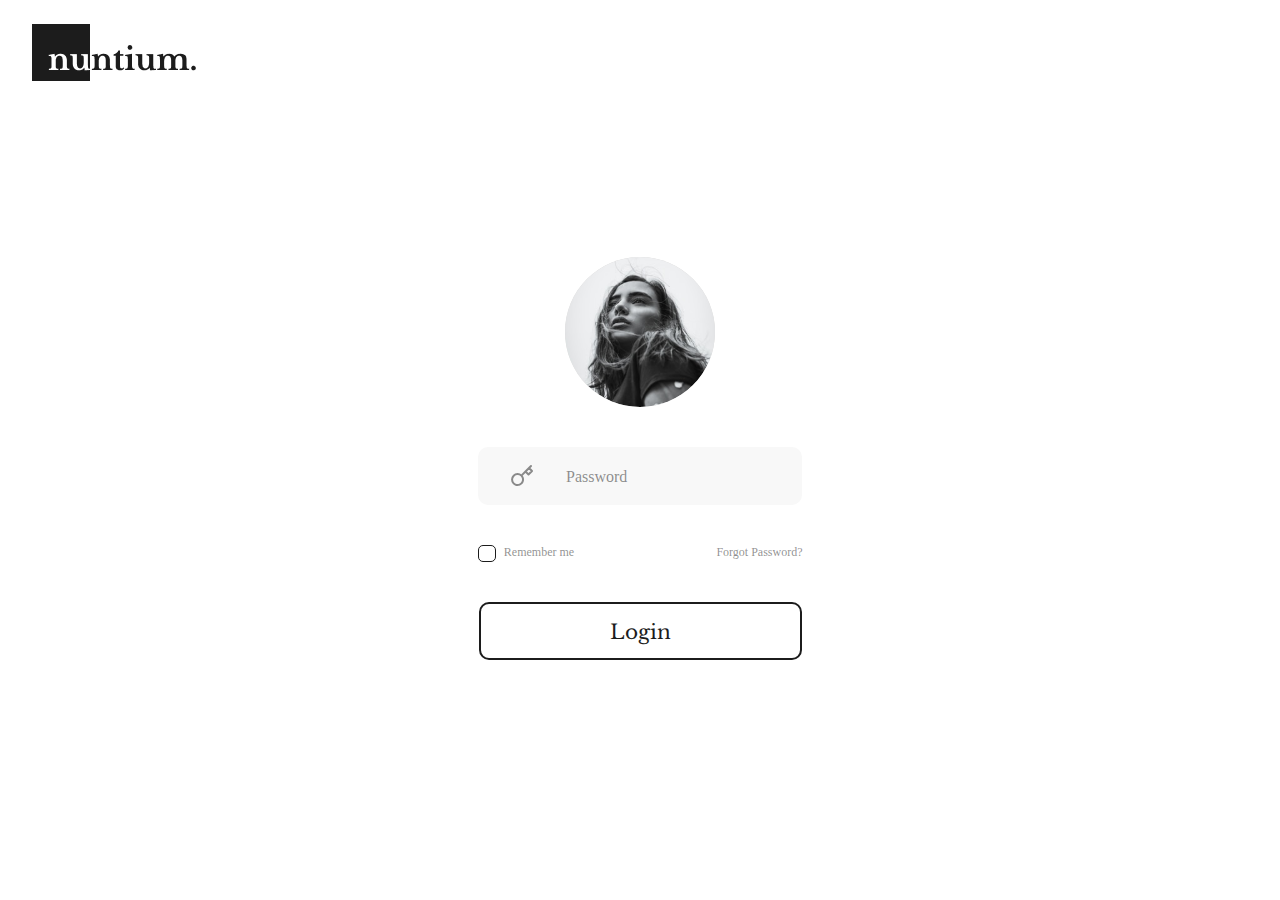
<file: screenlock.html>
<!DOCTYPE html>
<html lang="en">
<head>
    <meta charset="UTF-8">
    <meta name="viewport" content="width=device-width, initial-scale=1.0">
    <link rel="stylesheet" href="screenlock.css">
    <title>Screenlock</title>
</head>
<body>
    <header>
        <img src="img/Logo.png" alt="logo" />
    </header>
    <section class="screen">
        <div class="image-profile">

        </div>
        <div class="border-input">
            <img src="img/key.svg" alt="">
            <div class="password">Password</div>
        </div>
        <div class="remember">
            <div class="remember1">
            <div class="icone"></div>
            <div class="texte">Remember me</div>
            </div>
            <div class="forget">
                Forgot Password?
            </div>
        </div>
        <div class="login">
            <h1>Login</h1>
        </div>
        
    </section>
</body>
</html>
</file>
<file: style.css>
body{
    margin: 0;
    padding: 0;
}



/* navigateur */
header{
    background: #ffffff;
position: relative;
overflow: hidden;
display: flex;
padding-left: 5vw;
}
.logo{
    margin-top: 3vh;
}
.nav_menu{
    text-decoration: none;
    display: flex;
}
.nav_menu_link{
    list-style: none;
    margin: 20px;
    color: #000000;
    text-align: left;
    font-family: 'LibreBaskerville-Bold', sans-serif;
    font-size: 20px;
    font-weight: 700;
    position: relative;
    width: 69px;
    height: 20px;
}
.nav_login{
    margin-left: 20vw;
    margin-top: 3vh;
}
.search-1, .search-1 * {
    box-sizing: border-box;
    }
.search-1 {
    cursor: pointer;
    padding-top: 2vh;
    margin-right: 3vw;
    width: 30px;
    height: 30px;
    position: relative;
    overflow: visible;
}
.btn-login{
    cursor: pointer;
    border-radius: 10px;
border-style: solid;
border-color: #1c1c1c;
color: #1c1c1c;
text-align: center;
font-family: 'LibreBaskerville-Regular', sans-serif;
font-size: 20px;
font-weight: 400;
border-width: 2px;
width: 135px;
background: #ffffff;
height: 46px;
position: relative;
}

/* baniere */

.baniere-home{
    background: url('img/ArticleImage1.png');
    background-size: cover;
    background-repeat: no-repeat;
    height: 592px;
    margin-left: 3vw;
    margin-right: 3vw;
}
.baniere-container{
    background: #ffffff;
    width: 509px;
    height: 483px;
    position: relative;
    margin-left: 5vw;
    margin-bottom: 4vh;
}
.featured-article {
    color: rgba(28, 28, 28, 0.50);
    text-align: left;
    font-family: 'OpenSans-Regular', sans-serif;
    font-size: 15px;
    font-weight: 400;
    position: relative;
    width: 189px;
    height: 29px;
    padding-top: 10vh;
    margin-left: 4vw;
    text-align: center;
    }
.word-text{
    margin-left: 5vw;
    color: #000000;
text-align: left;
font-family: 'LibreBaskerville-Bold', sans-serif;
font-size: 25px;
font-weight: 700;
position: relative;
width: 430px;
height: 83px;
}

.ralph-hawkins {
    color: rgba(28, 28, 28, 0.50);
    text-align: left;
    font-family: 'OpenSans-Regular', sans-serif;
    font-size: 16px;
    font-weight: 400;
    position: relative;
    height: 22px;
    margin-left: 5vw;
    color: rgba(28, 28, 28, 0.50);
    display: flex;
    }

    .may-7-2019-10-mins-read-span {
        color: rgba(28, 28, 28, 0.50);
        font-family: 'OpenSans-Regular', sans-serif;
        font-size: 16px;
        font-weight: 400;
        margin-left: 5vw;
        }
    
    .may-7-2019-10-mins-read-span2 {
        color: rgba(28, 28, 28, 0.50);
        font-family: 'OpenSans-Regular', sans-serif;
        font-size: 14px;
        font-weight: 400;
        }
    
    
.text-baniere{
    color: #000000;
text-align: left;
font-family: 'OpenSans-Regular', sans-serif;
font-size: 16px;
line-height: 24px;
font-weight: 400;
position: relative;
width: 400px;
margin-right: 5vw;
padding-top: 5vh;
height: 151px;
margin-left: 5vw;
}
</file>
<file: homeLoggedIn.css>
@import url('https://fonts.googleapis.com/css2?family=Libre+Baskerville:wght@400;700&display=swap');
*, ::before, ::after {
    box-sizing: border-box;
}

body {
    margin: 0;
    padding: 0;
}

/* Header */
.header {
    display: flex;
    justify-content: space-between;
    padding: 1rem 1.5rem;
}

.header > img {
    width: 11.125rem;
height: 3.5625rem;
flex-shrink: 0;
}

.navbar {
    display: flex;
    gap:3rem
}
.navbar a {
    color: #000;
font-family: Libre Baskerville;
font-size: 1.25rem;
font-style: normal;
line-height: normal;
text-decoration: none;
margin-top: 1.5rem;
}
.navbar a.active , .navbar a:hover{
    font-weight: 700;
}

.navDroite {
    display: flex;
    gap: 2rem;
}
.navbar .profil img {
    width: 3.75rem;
height: 3.75rem;
flex-shrink: 0;
}

/* Bannièrev */
.banniere {
    background-image: url('img/ArticleImage1.png'); 
    background-size: cover;
    background-repeat: no-repeat;
    background-position: center; 
    height: 37rem;
    
    margin-left: 1.5rem;
    margin-right: 1.5rem;
}
.featuredArticle {
    width: 31.8125rem;
height: 30.1875rem;
flex-shrink: 0;
background: #FFF;
margin-left: 5rem;
display: flex;
flex-direction: column;
padding: 1.75rem 2.5rem 6rem 2.44rem;

}
.article {
flex-shrink: 0;
color: rgba(28, 28, 28, 0.50);
font-family: Open Sans;
font-size: 1.25rem;
font-style: normal;
font-weight: 400;
line-height: normal;
text-transform: uppercase;
}
.title {
    width: 26.875rem;
height: 5.1875rem;
flex-shrink: 0;
color: #000;
font-family: Libre Baskerville;
font-size: 2.0625rem;
font-style: normal;
font-weight: 700;
line-height: normal;
}
.auteurDate {
    display: flex;
    gap: 1rem;
    
}
.auteur {
    width: 7rem;
height: 1.375rem;
flex-shrink: 0;
color: rgba(28, 28, 28, 0.50);
font-family: Open Sans;
font-size: 1rem;
font-style: normal;
font-weight: 400;
line-height: normal;
}
.date {
    width: 12.375rem;
height: 1.375rem;
flex-shrink: 0;
color: rgba(28, 28, 28, 0.50);
font-family: Open Sans;
font-size: 1rem;
font-style: normal;
font-weight: 400;
line-height: normal;
}
.texte {
    width: 26.875rem;
height: 9.4375rem;
flex-shrink: 0;
color: #000;
font-family: Open Sans;
font-size: 1rem;
font-style: normal;
font-weight: 400;
line-height: 1.5rem; /* 150% */
}
.editor-flex {
    display: flex;
    flex-direction: column;
    text-align: center;
    align-items: center;
    justify-content: center;
}
.editors-picks .editor-flex h2{
    
height: 3.5rem;
flex-shrink: 0;
color: #1C1C1C;
text-align: center;
font-family: Open Sans;
font-size: 2.625rem;
font-style: normal;
font-weight: 700;
line-height: normal;
}
.line {
    width: 11.875rem;
height: 0.3125rem;
background: #1C1C1C;
margin-top: -1.5rem;
}
.articles {
    width: 45%;
    margin: 0 auto;
    margin-top: 2rem;
    display: flex;
    flex-direction: column;
    gap: 3.12rem;
}
.article1{
    width: 53.5rem;
    height: 19.4375rem;
    flex-shrink: 0;
display: flex;
gap: 3rem;
}
.img-article1 {
    width: 23.1875rem;
height: 18.625rem;
flex-shrink: 0;
background: url(img/enveloppe.png),  50% / cover no-repeat, #C4C4C4;
}
.text-article1 {
    display: flex;
    flex-direction: column;
    margin-top: -1rem;
    gap: 1px;
    
}
.articles .article1 .text-article1  .capital {
    width: 11.8125rem;

flex-shrink: 0;
color: rgba(28, 28, 28, 0.50);
font-family: Open Sans;
font-size: 1.25rem;
font-style: normal;
font-weight: 400;
line-height: normal;
text-transform: uppercase;
}
.articles .article1 .text-article1 h2 {
    width: 26.875rem;
height: 5.1875rem;
flex-shrink: 0;
color: #000;
font-family: Libre Baskerville;
font-size: 2.0625rem;
font-style: normal;
font-weight: 700;
line-height: normal;
margin-top: -1rem;
}
.articles .article1 .text-article1 .auteurDate {
    margin-bottom: 1rem;
    margin-top: -1rem
}

.articles .article1 .text-article1 .txt {
    width: 26.875rem;
height: 9.4375rem;
flex-shrink: 0;
color: #000;
font-family: Open Sans;
font-size: 1rem;
font-style: normal;
font-weight: 400;
margin-top: -1rem;
line-height: 1.5rem;
}
.img-article2 {
    width: 23.1875rem;
height: 18.625rem;
flex-shrink: 0;
background: url(img/mixeur-dj.png),  50% / cover no-repeat, #C4C4C4;
}
.img-article3 {
    width: 23.1875rem;
height: 18.625rem;
flex-shrink: 0;
background: url(img/tour.png),  50% / cover no-repeat, #C4C4C4;
}
.banniere2 {
    background-image: url('img/ArticleImage2.png'); 
    background-size: cover;
    background-repeat: no-repeat;
    background-position: center; 
    width: 97%;
    height: 37rem;
    margin-top: 2rem;
    margin-bottom: 2rem;
    margin-left: 1.5rem;
    margin-right: 1.5rem;
}
.section-flex {
    position: relative;
    top: 5rem;
}
.featuredArticle2 {
    position: relative;
    left: 50%;
    top: 3.38rem;
}
.div-flex .nature .img-nature {
    width: 14.8125rem;
height: 11.0625rem;
flex-shrink: 0;
background: url(img/nature.png), 50% / cover no-repeat, #C4C4C4;
}
.section-flex {
    display: flex;
    width: 80%;
    margin: 0 auto;
    gap: 10rem;
}
.tags {
    display: flex;
    flex-direction: column;
}
.flex-tags {
    display: flex;
    flex-direction: column;
}
.nature {
    display: flex;
    gap: 4rem;
}

.tags h1 {
    width: 4.25rem;
height: 1.875rem;
flex-shrink: 0;
color: #1C1C1C;
text-align: center;
font-family: Open Sans;
font-size: 1.25rem;
font-style: normal;
font-weight: 700;
line-height: normal;
margin-left: -1rem;

}
.flex-tags {
    color: #000;
font-family: Open Sans;
font-size: 1rem;
font-style: normal;
font-weight: 400;
line-height: 2.8125rem; /* 281.25% */
margin-top: -1.5rem;
}
.capital-nature {
    width: 11.8125rem;
height: 1.8125rem;
flex-shrink: 0;
color: rgba(28, 28, 28, 0.50);
font-family: Open Sans;
font-size: 1rem;
font-style: normal;
font-weight: 400;
line-height: normal;
text-transform: uppercase;
margin-top: 0rem;
}
.title-nature {
    width: 33.625rem;

flex-shrink: 0;
font-size: 2rem;
}

.text-nature-para {
    width: 33.625rem;
height: 4.125rem;
flex-shrink: 0;
color: #000;
font-family: Open Sans;
font-size: 1rem;
font-style: normal;
font-weight: 400;
line-height: 1.5rem; /* 150% */
margin-top: -0.5rem;
}
.auteurDate1 {
    margin-top: -4.5rem;
   
}
.div-flex {
    display: flex;
    flex-direction: column;
    gap: 4rem;
}
.div-flex .nature .img-nature2 {
    width: 14.8125rem;
height: 11.0625rem;
flex-shrink: 0;
background: url(img/plants.png), 50% / cover no-repeat, #C4C4C4;
}

.div-flex .nature .img-nature3 {
    width: 14.8125rem;
height: 11.0625rem;
flex-shrink: 0;
background: url(img/food.png), 50% / cover no-repeat, #C4C4C4;
}
.title-nature1 {
    margin-top: -1rem;
}
.auteurDate2 {
    margin-top: -1.5rem;
}
.div-flex .nature .img-nature4 {
    width: 14.8125rem;
height: 11.0625rem;
flex-shrink: 0;
background: url(img/colorful.png), 50% / cover no-repeat, #C4C4C4;
}
</file>
<file: about.css>
.login {
    width: 135px;
height: 46px;
flex-shrink: 0;
border-radius: 10px;
border: 2px solid #1C1C1C;
display: flex;
align-items: center;
justify-content: center;
}
.login p {
    width: 135px;
height: 23px;
flex-shrink: 0;
color: #1C1C1C;
text-align: center;
font-family: "Libre Baskerville";
font-size: 20px;
font-style: normal;
font-weight: 400;
line-height: normal;
}
.banniere_about {
    display: flex;
    justify-content: center;
    align-items: center;
    flex-direction: column;
    text-align: center;
    margin-top: 200px;
    margin-bottom: 200px;
}
.banniere_about p {
    width: 370px;
height: 62px;
flex-shrink: 0;
color: #000;
text-align: center;
font-family: "Libre Baskerville";
font-size: 20px;
font-style: normal;
font-weight: 400;
line-height: 30px; /* 150% */
}
.stories {
    width: 1200px;
height: 1920px;
flex-shrink: 0;
background: #1C1C1C;
margin: 0 auto;
display: flex;
flex-direction: column;
padding-top: 146px;
padding-left: 96px;
margin-bottom: 100px;
}
.stories .flex1 {
    display: flex;
    gap: 51px;

}
.stories .flex1 .text h1 {
    color: #FFF;
font-family: "Libre Baskerville";
font-size: 42px;
font-style: normal;
font-weight: 400;
line-height: normal;
width: 444px;
height: 103px;
flex-shrink: 0;
}
.stories .flex1 .text p {
    width: 436px;
height: 121px;
flex-shrink: 0;
color: #FFF;
font-family: "Open Sans";
font-size: 16px;
font-style: normal;
font-weight: 400;
line-height: 24px; /* 150% */
}
.flex2 {
    display: flex;
    flex-direction: column;
    justify-content: center;
    align-items: center;
    
}
.flex2 img {
    margin-top: -70px;
}
.flex2 h1 {
    width: 524px;
height: 103px;
flex-shrink: 0;
color: #FFF;
font-family: "Libre Baskerville";
font-size: 42px;
font-style: normal;
font-weight: 400;
line-height: normal;
}
.flex2 p {
    width: 524px;
height: 97px;
flex-shrink: 0;
color: #FFF;
font-family: "Open Sans";
font-size: 16px;
font-style: normal;
font-weight: 400;
line-height: 24px; /* 150% */
}
.flex3 {
    display: flex;
    flex-direction: column;
    justify-content: center;
    align-items: center;
}
.flex3 h1 {
    width: 612px;
height: 103px;
flex-shrink: 0;
color: #FFF;
font-family: "Libre Baskerville";
font-size: 42px;
font-style: normal;
font-weight: 400;
line-height: normal;
}
.flex3 p {
    width: 566px;
height: 97px;
flex-shrink: 0;
color: #FFF;
font-family: "Open Sans";
font-size: 16px;
font-style: normal;
font-weight: 400;
line-height: 24px; /* 150% */
}
.images {
    display: flex;
    gap: 20px;
    margin-right: -92px;
}
.humain {
    display: flex;
    flex-direction: column;
    justify-content: center;
    align-items: center;
}
.humain h1 {
    width: 427px;
height: 103px;
flex-shrink: 0;
color: #1C1C1C;
text-align: center;
font-family: "Libre Baskerville";
font-size: 42px;
font-style: normal;
font-weight: 400;
line-height: normal;
margin-top: 100px;
}
.humain p {
    width: 434px;
height: 58px;
flex-shrink: 0;
color: #1C1C1C;
text-align: center;
font-family: "Open Sans";
font-size: 16px;
font-style: normal;
font-weight: 400;
line-height: 24px; /* 150% */
margin-bottom: 150px;
}
.allblack {
    width: 1200px;
height: 424.264px;
flex-shrink: 0;
background: #1C1C1C;
margin: 0 auto;
display: flex;
flex-direction: column;
align-items: center;
justify-content: center;
}
.allblack h1 {
    width: 311px;
height: 51px;
flex-shrink: 0;
color: #FFF;
text-align: center;
font-family: "Libre Baskerville";
font-size: 33px;
font-style: normal;
font-weight: 400;
line-height: normal;
}
.allblack p {
    width: 332px;
height: 54px;
flex-shrink: 0;
color: #FFF;
text-align: center;
font-family: "Open Sans";
font-size: 16px;
font-style: normal;
font-weight: 400;
line-height: 24px; /* 150% */
}
</file>
<file: dashboard.css>
@import url('https://fonts.googleapis.com/css2?family=Libre+Baskerville:wght@400;700&display=swap');
*, ::before, ::after {
    box-sizing: border-box;
}
.dashboard {
    display: grid;
    grid-template-columns: 14rem 65rem;
}
.black {
    width: 14rem;
height: 46.1875rem;
flex-shrink: 0;
background: #3B3F44;
}
.white{
    width: 65rem;
height: 46.1875rem;
flex-shrink: 0;
display: flex;
flex-direction: column;

}
.flex-black {
    display: flex;
    flex-direction: column;
    align-items: center;
    justify-content: center;
    margin-top: 1.5rem;
    gap: 2rem;
}
.dash {
    display: flex;
    gap: 1rem;
    justify-content: center;
    align-items: center;
    margin-right: 2rem;
}
.dash p {
flex-shrink: 0;
color: #FFF;
font-family: "Open Sans";
font-size: 1rem;
font-style: normal;
font-weight: 400;
line-height: normal;
margin-left: 2rem;
}
.user img{
    margin-right: 1.6rem;
    width: 1.875rem;
height: 1.875rem;
flex-shrink: 0;
}
.book img {
    margin-right: 1rem;
}
.box img {
    margin-right: 0.8rem;
}
.settings img {
    margin-right: 1.4rem;
}
.white .header {
    margin-top: 25px;
    margin-right: 30px;
    display: flex;
    justify-content:end;
    gap: 2rem;
}
.bande-blanche {
    background: #FAFAFA;
    border: solid 1px #FAFAFA;
    margin-top: 22px;
    height: 70px;
    display: flex;
    align-items: center;
    justify-content: space-around;
    gap: 40rem;
}
.bande-blanche .left {
    width: 153px;
height: 30px;
flex-shrink: 0;
color: #000;
font-family: "Libre Baskerville";
font-size: 26px;
font-style: normal;
font-weight: 400;
line-height: normal;
}
.bande-blanche .right {
    width: 111px;
height: 41px;
flex-shrink: 0;
border-radius: 5px;
border: 2px solid #1C1C1C;
display: flex;
align-items: center;
text-align: center;
justify-content: center;
color: #000;
text-align: center;
font-family: "Open Sans";
font-size: 16px;
font-style: normal;
font-weight: 400;
line-height: normal;
}
.trois {
    margin-top: 60px;
    display: flex;
    justify-content: space-around;
}
.trois .posts {
    border-radius: 10px;
border: 2px solid rgba(28, 28, 28, 0.35);
display: flex;
flex-direction: column;
width: 176px;
height: 107px;
flex-shrink: 0;
justify-content: center;
padding: 2px;
}
.posts p {
    color: #1C1C1C;
font-family: Roboto;
font-size: 14px;
font-style: normal;
font-weight: 400;
line-height: normal;
}
.ligne2 {
    display: flex;
    margin-top: -45px;
    gap: 25px;
}
.ligne2 p {
    color: #1C1C1C;
font-family: "Libre Baskerville";
font-size: 33px;
font-style: normal;
font-weight: 400;
line-height: normal;

}
.posts h3 {
    color: rgba(28, 28, 28, 0.50);
font-family: Roboto;
font-size: 14px;
font-style: normal;
font-weight: 400;
margin-top: -20px;
display: flex;
justify-content: end;
}
.trois .post-3 {
    width: 500px;
}
.trois .post-3 h1 {
    color: #1C1C1C;
text-align: center;
font-family: "Libre Baskerville";
font-size: 22px;
font-style: normal;
font-weight: 400;
line-height: normal;
margin-top: -5px;
}
.trois .post-3 h3 {
    margin-right: 10px;
}
.white h2 {
    color: #1C1C1C;
font-family: "Libre Baskerville";
font-size: 26px;
font-style: normal;
font-weight: 700;
line-height: normal;
width: 173px;
height: 26px;
flex-shrink: 0;
margin-left: 37px;
}
</file>
<file: homeNavigation.css>
@import url('https://fonts.googleapis.com/css2?family=Libre+Baskerville:wght@400;700&display=swap');
*, ::before, ::after {
    box-sizing: border-box;
}

body {
    margin: 0;
    padding: 0;
}
._profil {
    width: 8.625rem;
height: 11.9375rem;
flex-shrink: 0;
border-radius: 0.9375rem;
border: 1px solid #F3F3F3;
background: #FFF;
margin-left: 89.5%;
margin-top: -31rem;
display: flex;
flex-direction: column;
align-items: center;
padding-top: 2rem;
}
._profil .nom {
    width: 6.4375rem;
height: 1.1875rem;
flex-shrink: 0;
color: #1C1C1C;
font-family: Open Sans;
font-size: 1rem;
font-style: normal;
font-weight: 700;
line-height: normal;
}
._profil .arobase {
    width: 6.4375rem;
height: 1.1875rem;
flex-shrink: 0;
color: rgba(28, 28, 28, 0.80);
font-family: Open Sans;
font-size: 0.875rem;
font-style: normal;
font-weight: 400;
line-height: normal;
}
._profil .menu-profile {
    width: 6.125rem;
    height: 1.375rem;
flex-shrink: 0;
    color: #1C1C1C;
font-family: Open Sans;
font-size: 1rem;
font-style: normal;
font-weight: 400;
line-height: normal;
}
</file>
<file: screenlock.css>
@import url('https://fonts.googleapis.com/css2?family=Libre+Baskerville:wght@400;700&display=swap');
*, ::before, ::after {
    box-sizing: border-box;

}
header {
    display: flex;
    justify-content: space-between;
    padding: 1rem 1.5rem;
}
.header > img {
    width: 11.125rem;
height: 3.5625rem;
flex-shrink: 0;
}
.screen {
    display: flex;
    flex-direction: column;
    justify-content: center;
    align-items: center;
    gap: 2.5rem;
    padding: 10rem;
}
.image-profile {
    width: 9.375rem;
height: 9.375rem;
flex-shrink: 0;
border-radius: 9.375rem;
background: url(img/ProfilePictureFemme.svg),  50% / cover no-repeat, #C4C4C4;
}
.border-input {
    display: flex;
    width: 20.25rem;
height: 3.625rem;
flex-shrink: 0;
border-radius: 0.625rem;
background: #F8F8F8;
justify-content: start;
align-items: center;
gap: 2rem;
}
.border-input .password {
    width: 4.75rem;
height: 1.4375rem;
flex-shrink: 0;
color: rgba(28, 28, 28, 0.50);
font-family: "Open Sans";
font-size: 1rem;
font-style: normal;
font-weight: 400;
line-height: 1.5rem; /* 150% */
}
.border-input img {
    margin-left: 2rem;
}
.remember {
    display: flex;
    
    gap: 7rem;
}
.remember1 {
    display: flex;
}
.remember1 .icone {
    width: 1.125rem;
height: 1.0625rem;
flex-shrink: 0;
border-radius: 0.3125rem;
border: 1px solid #1C1C1C;
}
.remember1 .texte {
    width: 5.4375rem;
height: 1.0625rem;
flex-shrink: 0;
color: rgba(28, 28, 28, 0.50);
text-align: center;
font-family: "Open Sans";
font-size: 0.75rem;
font-style: normal;
font-weight: 400;
line-height: normal;
}
.forget {
    width: 6.75rem;
height: 1.0625rem;
flex-shrink: 0;
color: rgba(28, 28, 28, 0.50);
text-align: right;
font-family: "Open Sans";
font-size: 0.75rem;
font-style: normal;
font-weight: 400;
line-height: normal;
}
.login {
    width: 20.1875rem;
height: 3.625rem;
flex-shrink: 0;
border-radius: 0.625rem;
border: 2px solid #1C1C1C;
display: flex;
justify-content: center;
align-items: center;
}
.login h1 {
    width: 10.6875rem;
height: 1.4375rem;
flex-shrink: 0;
color: #1C1C1C;
text-align: center;
font-family: "Libre Baskerville";
font-size: 1.25rem;
font-style: normal;
font-weight: 400;
line-height: normal;
}
</file>
